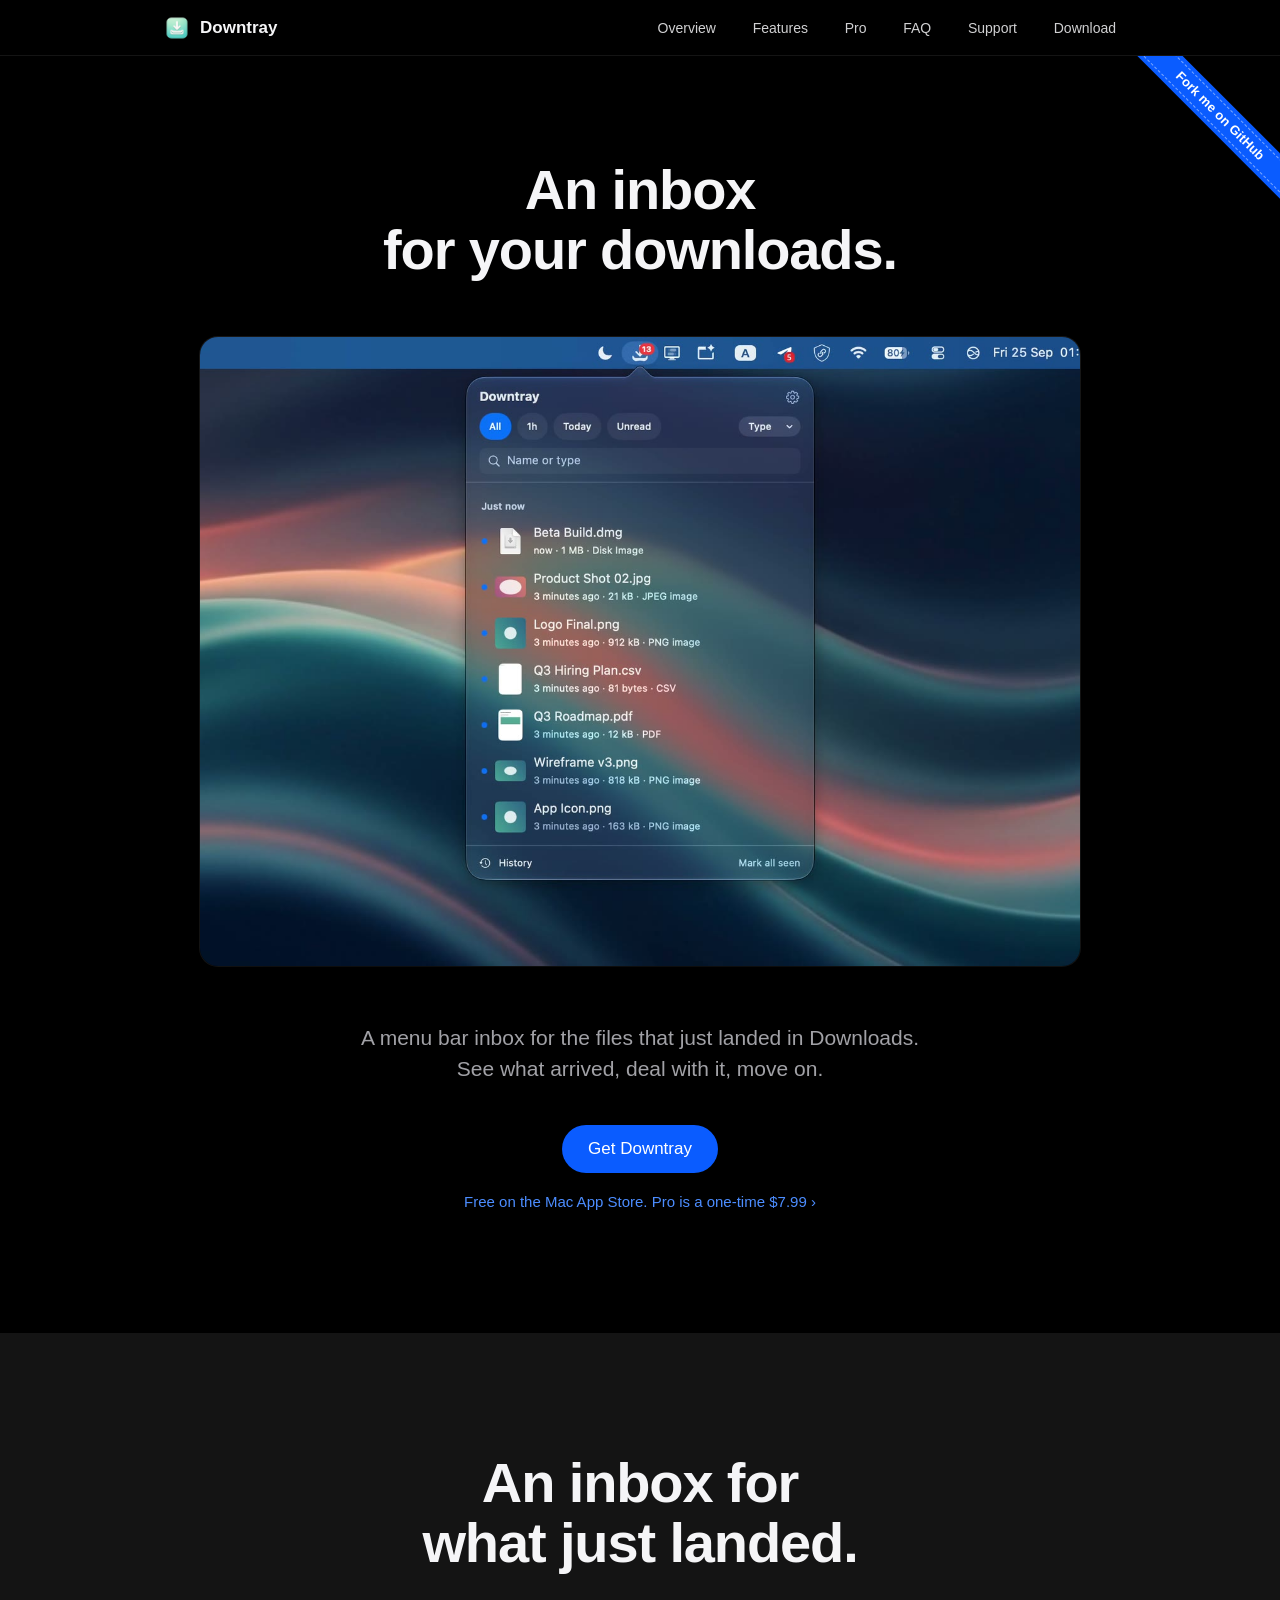
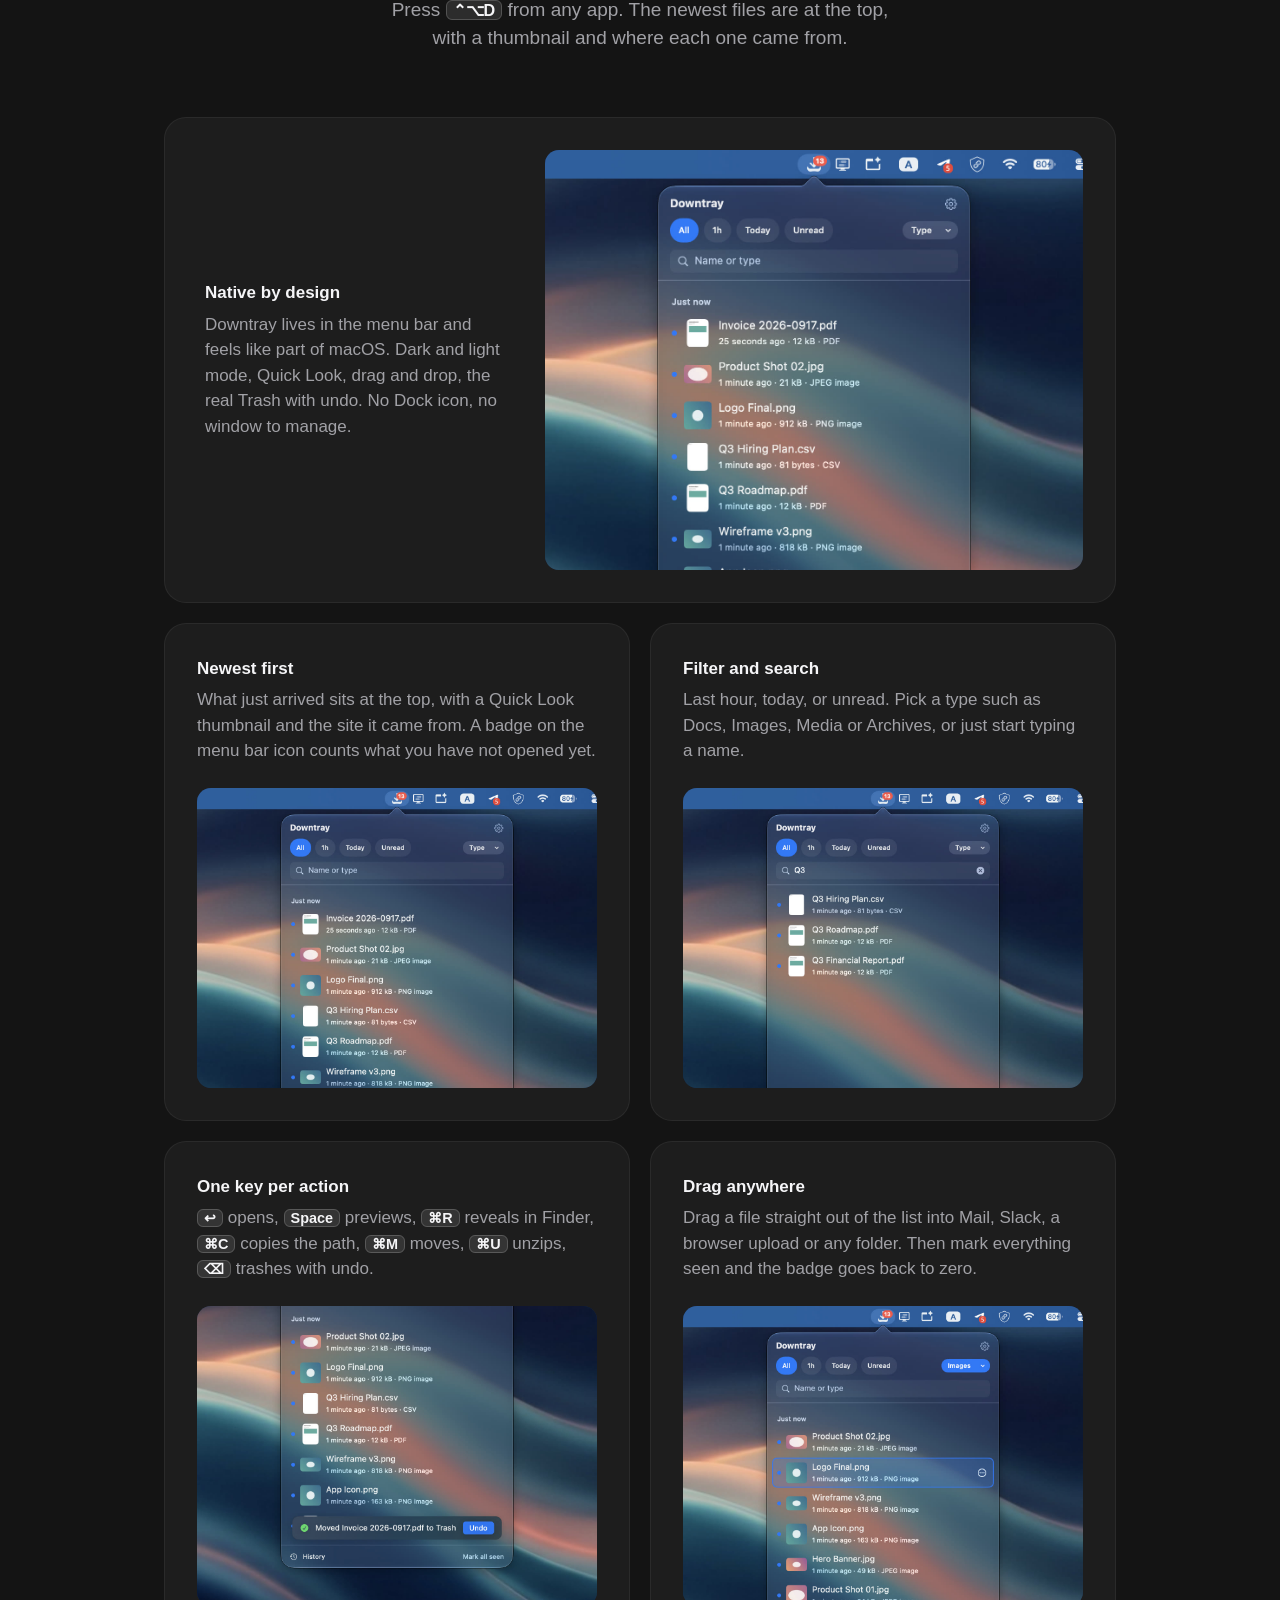
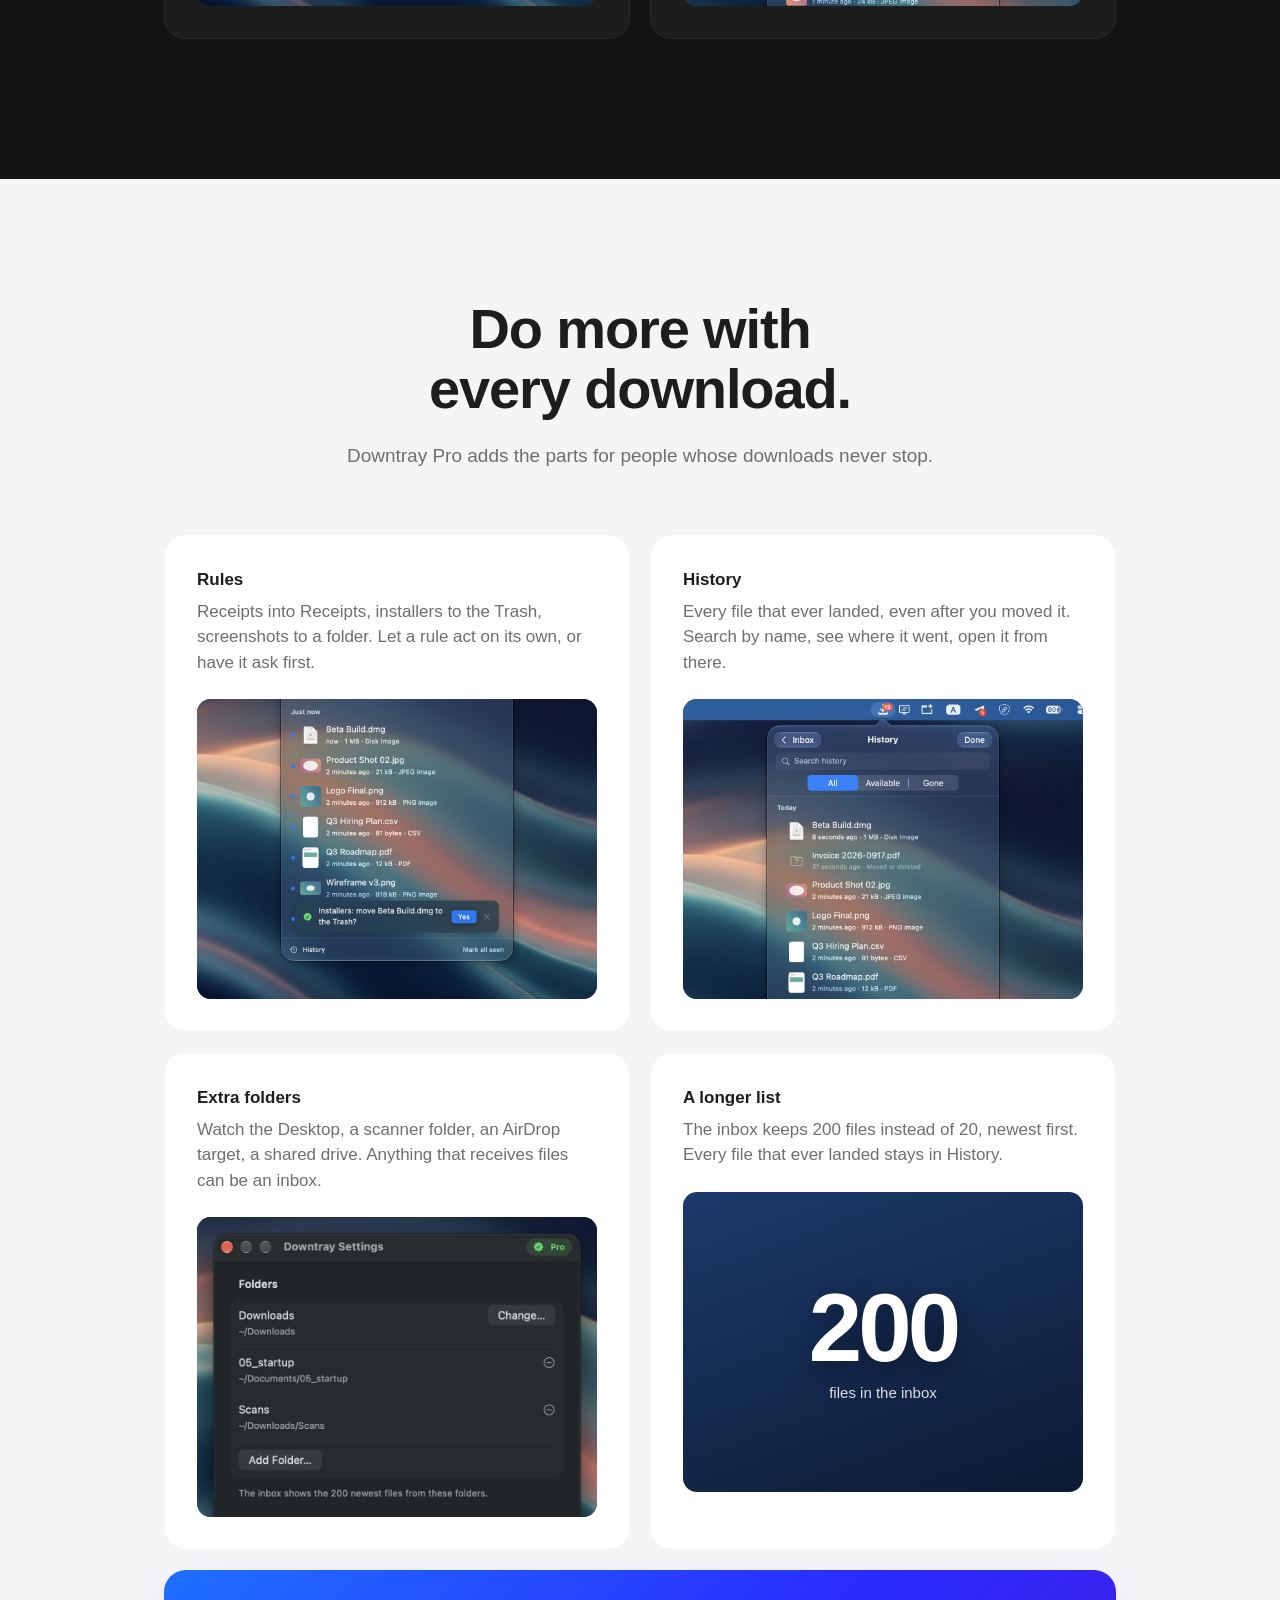
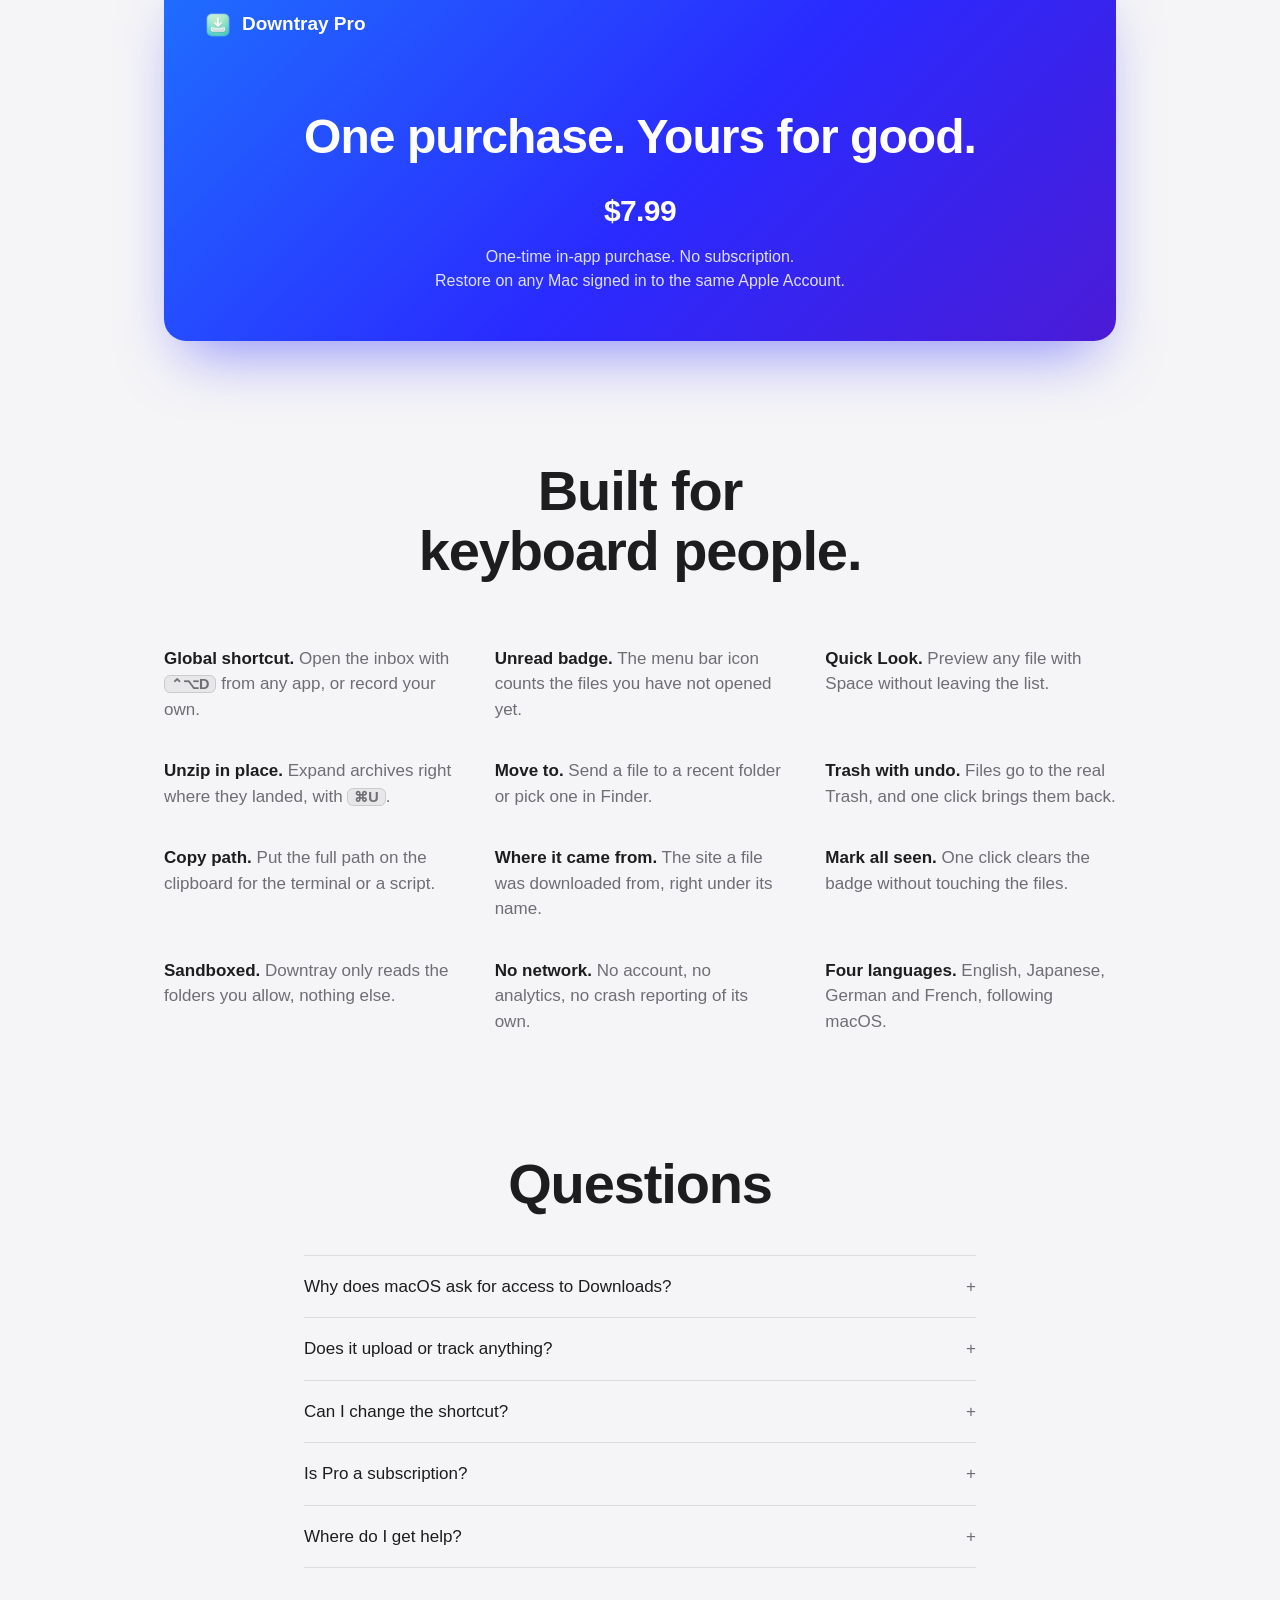
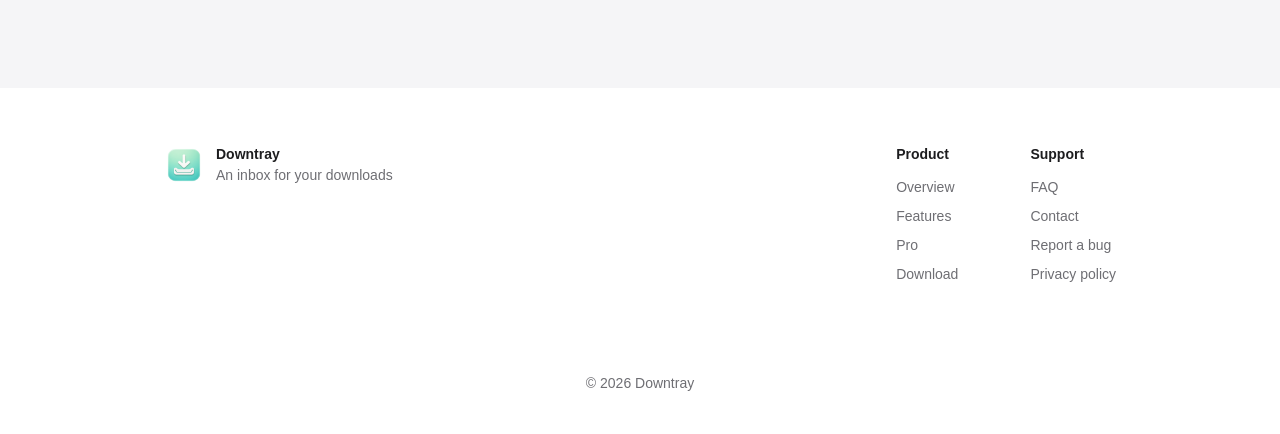
<file: index.html>
<!doctype html>
<html lang="en">
<head>
  <meta charset="utf-8">
  <meta name="viewport" content="width=device-width, initial-scale=1">
  <title>Downtray — An inbox for your downloads</title>
  <meta name="description" content="Downtray is a menu bar inbox for the files that land in your Downloads folder. Press ⌃⌥D, see what just arrived, and open, move, unzip or trash it with one key.">
  <meta property="og:title" content="Downtray — An inbox for your downloads">
  <meta property="og:description" content="A menu bar inbox for new downloads on macOS. Private, sandboxed, no network.">
  <meta property="og:image" content="images/demo-poster.jpg">
  <link rel="icon" href="images/icon.png">
  <link rel="apple-touch-icon" href="images/icon.png">
  <link rel="stylesheet" href="style.css?v=2">
</head>
<body>
  <a class="fork" href="https://github.com/uname0x96/downtray-macos" target="_blank" rel="noopener" aria-label="Fork Downtray on GitHub"><span>Fork me on GitHub</span></a>
  <header class="nav on-dark" id="nav">
    <div class="wrap">
      <a class="brand" href="./"><img src="images/icon.png" alt="">Downtray</a>
      <nav>
        <a href="#top">Overview</a>
        <a href="#features">Features</a>
        <a href="#pro">Pro</a>
        <a href="#faq">FAQ</a>
        <a href="support.html">Support</a>
        <a href="https://apps.apple.com/us/app/downtray/id6815153471">Download</a>
      </nav>
    </div>
  </header>

  <section class="hero dark" id="top" data-theme="dark">
    <div class="wrap">
      <h1>An inbox<br>for your downloads.</h1>
      <div class="demo">
        <!-- videos/demo.mp4 is a real screen recording of the debug build, driven by the debug bridge. See README. -->
        <video autoplay loop muted playsinline poster="images/demo-poster.jpg">
          <source src="videos/demo.mp4" type="video/mp4">
          <img src="images/demo-poster.jpg" alt="The Downtray popover listing the newest files in Downloads">
        </video>
      </div>
      <p class="sub">A menu bar inbox for the files that just landed in Downloads.<br>See what arrived, deal with it, move on.</p>
      <div class="cta">
        <a class="btn" href="https://apps.apple.com/us/app/downtray/id6815153471">Get Downtray</a>
        <a class="more" href="#pro">Free on the Mac App Store. Pro is a one-time $7.99 ›</a>
      </div>
    </div>
  </section>

  <section class="dark" id="features" data-theme="dark">
    <div class="wrap">
      <h2>An inbox for<br>what just landed.</h2>
      <p class="sub">Press <kbd>⌃⌥D</kbd> from any app. The newest files are at the top,<br>with a thumbnail and where each one came from.</p>

      <div class="tiles single">
        <div class="tile">
          <div class="text">
            <h3>Native by design</h3>
            <p>Downtray lives in the menu bar and feels like part of macOS. Dark and light mode, Quick Look, drag and drop, the real Trash with undo. No Dock icon, no window to manage.</p>
          </div>
          <div class="media tall"><img src="images/popover.jpg" alt="The Downtray popover listing the newest files in Downloads"></div>
        </div>
      </div>

      <div class="tiles two">
        <div class="tile">
          <div class="text">
            <h3>Newest first</h3>
            <p>What just arrived sits at the top, with a Quick Look thumbnail and the site it came from. A badge on the menu bar icon counts what you have not opened yet.</p>
          </div>
          <div class="media"><img src="images/popover.jpg" alt="The popover with the newest files on top"></div>
        </div>
        <div class="tile">
          <div class="text">
            <h3>Filter and search</h3>
            <p>Last hour, today, or unread. Pick a type such as Docs, Images, Media or Archives, or just start typing a name.</p>
          </div>
          <div class="media"><img src="images/popover-search.jpg" alt="The popover filtered by a search for Q3"></div>
        </div>
        <div class="tile">
          <div class="text">
            <h3>One key per action</h3>
            <p><kbd>↩</kbd> opens, <kbd>Space</kbd> previews, <kbd>⌘R</kbd> reveals in Finder, <kbd>⌘C</kbd> copies the path, <kbd>⌘M</kbd> moves, <kbd>⌘U</kbd> unzips, <kbd>⌫</kbd> trashes with undo.</p>
          </div>
          <div class="media bottom"><img src="images/popover-trash.jpg" alt="A file moved to the Trash, with an Undo button"></div>
        </div>
        <div class="tile">
          <div class="text">
            <h3>Drag anywhere</h3>
            <p>Drag a file straight out of the list into Mail, Slack, a browser upload or any folder. Then mark everything seen and the badge goes back to zero.</p>
          </div>
          <div class="media"><img src="images/popover-images.jpg" alt="The popover filtered to images, with one file selected"></div>
        </div>
      </div>
    </div>
  </section>

  <section class="light" id="pro" data-theme="light">
    <div class="wrap">
      <h2>Do more with<br>every download.</h2>
      <p class="sub">Downtray Pro adds the parts for people whose downloads never stop.</p>

      <div class="tiles two">
        <div class="tile">
          <div class="text">
            <h3>Rules</h3>
            <p>Receipts into Receipts, installers to the Trash, screenshots to a folder. Let a rule act on its own, or have it ask first.</p>
          </div>
          <div class="media bottom"><img src="images/popover-rules.jpg" alt="A rule offering to move an installer to the Trash"></div>
        </div>
        <div class="tile">
          <div class="text">
            <h3>History</h3>
            <p>Every file that ever landed, even after you moved it. Search by name, see where it went, open it from there.</p>
          </div>
          <div class="media"><img src="images/popover-history.jpg" alt="The History view listing past downloads"></div>
        </div>
        <div class="tile">
          <div class="text">
            <h3>Extra folders</h3>
            <p>Watch the Desktop, a scanner folder, an AirDrop target, a shared drive. Anything that receives files can be an inbox.</p>
          </div>
          <div class="media"><img src="images/settings-folders.jpg" alt="The Folders settings listing watched folders"></div>
        </div>
        <div class="tile">
          <div class="text">
            <h3>A longer list</h3>
            <p>The inbox keeps 200 files instead of 20, newest first. Every file that ever landed stays in History.</p>
          </div>
          <div class="media number"><span>200</span><small>files in the inbox</small></div>
        </div>
      </div>

      <div class="banner">
        <div class="label"><img src="images/icon.png" alt="">Downtray Pro</div>
        <h3>One purchase. Yours for good.</h3>
        <div class="price">$7.99</div>
        <p>One-time in-app purchase. No subscription.<br>Restore on any Mac signed in to the same Apple Account.</p>
      </div>
    </div>
  </section>

  <section class="light" id="details" data-theme="light">
    <div class="wrap">
      <h2>Built for<br>keyboard people.</h2>
      <div class="list">
        <p><strong>Global shortcut.</strong> Open the inbox with <kbd>⌃⌥D</kbd> from any app, or record your own.</p>
        <p><strong>Unread badge.</strong> The menu bar icon counts the files you have not opened yet.</p>
        <p><strong>Quick Look.</strong> Preview any file with Space without leaving the list.</p>
        <p><strong>Unzip in place.</strong> Expand archives right where they landed, with <kbd>⌘U</kbd>.</p>
        <p><strong>Move to.</strong> Send a file to a recent folder or pick one in Finder.</p>
        <p><strong>Trash with undo.</strong> Files go to the real Trash, and one click brings them back.</p>
        <p><strong>Copy path.</strong> Put the full path on the clipboard for the terminal or a script.</p>
        <p><strong>Where it came from.</strong> The site a file was downloaded from, right under its name.</p>
        <p><strong>Mark all seen.</strong> One click clears the badge without touching the files.</p>
        <p><strong>Sandboxed.</strong> Downtray only reads the folders you allow, nothing else.</p>
        <p><strong>No network.</strong> No account, no analytics, no crash reporting of its own.</p>
        <p><strong>Four languages.</strong> English, Japanese, German and French, following macOS.</p>
      </div>
    </div>
  </section>

  <section class="light faq" id="faq" data-theme="light">
    <div class="wrap narrow">
      <h2>Questions</h2>
      <details><summary>Why does macOS ask for access to Downloads?</summary><p>Downtray is sandboxed. It can only list and act on files in folders you explicitly allow, and Downloads is the first one it asks for. Nothing is read anywhere else.</p></details>
      <details><summary>Does it upload or track anything?</summary><p>No. The app has no network access at all. Settings and history stay in the app's local container on your Mac.</p></details>
      <details><summary>Can I change the shortcut?</summary><p>Yes. Open Settings from the gear icon and record a new shortcut under General.</p></details>
      <details><summary>Is Pro a subscription?</summary><p>No. Pro is a one-time purchase inside the app. It unlocks on every Mac signed in to the same Apple Account with Restore Purchases.</p></details>
      <details><summary>Where do I get help?</summary><p>On the <a href="support.html">support page</a>. Questions usually get an answer within a day or two.</p></details>
    </div>
  </section>

  <footer>
    <div class="wrap">
      <div class="brand">
        <img src="images/icon.png" alt="">
        <div><strong>Downtray</strong><span>An inbox for your downloads</span></div>
      </div>
      <div class="cols">
        <div><h4>Product</h4><a href="#top">Overview</a><a href="#features">Features</a><a href="#pro">Pro</a><a href="https://apps.apple.com/us/app/downtray/id6815153471">Download</a></div>
        <div><h4>Support</h4><a href="#faq">FAQ</a><a href="support.html">Contact</a><a href="https://github.com/uname0x96/downtray-macos/issues">Report a bug</a><a href="privacy.html">Privacy policy</a></div>
      </div>
      <p class="copy">© 2026 Downtray</p>
    </div>
  </footer>

  <script>
    // Switch the fixed nav between light and dark text to match the section under it.
    (function () {
      var nav = document.getElementById('nav');
      var sections = document.querySelectorAll('[data-theme]');
      function update() {
        var y = window.scrollY + 40, theme = 'light';
        sections.forEach(function (s) { if (s.offsetTop <= y) theme = s.dataset.theme; });
        nav.classList.toggle('on-dark', theme === 'dark');
      }
      window.addEventListener('scroll', update, { passive: true });
      update();
    })();
  </script>
</body>
</html>
</file>
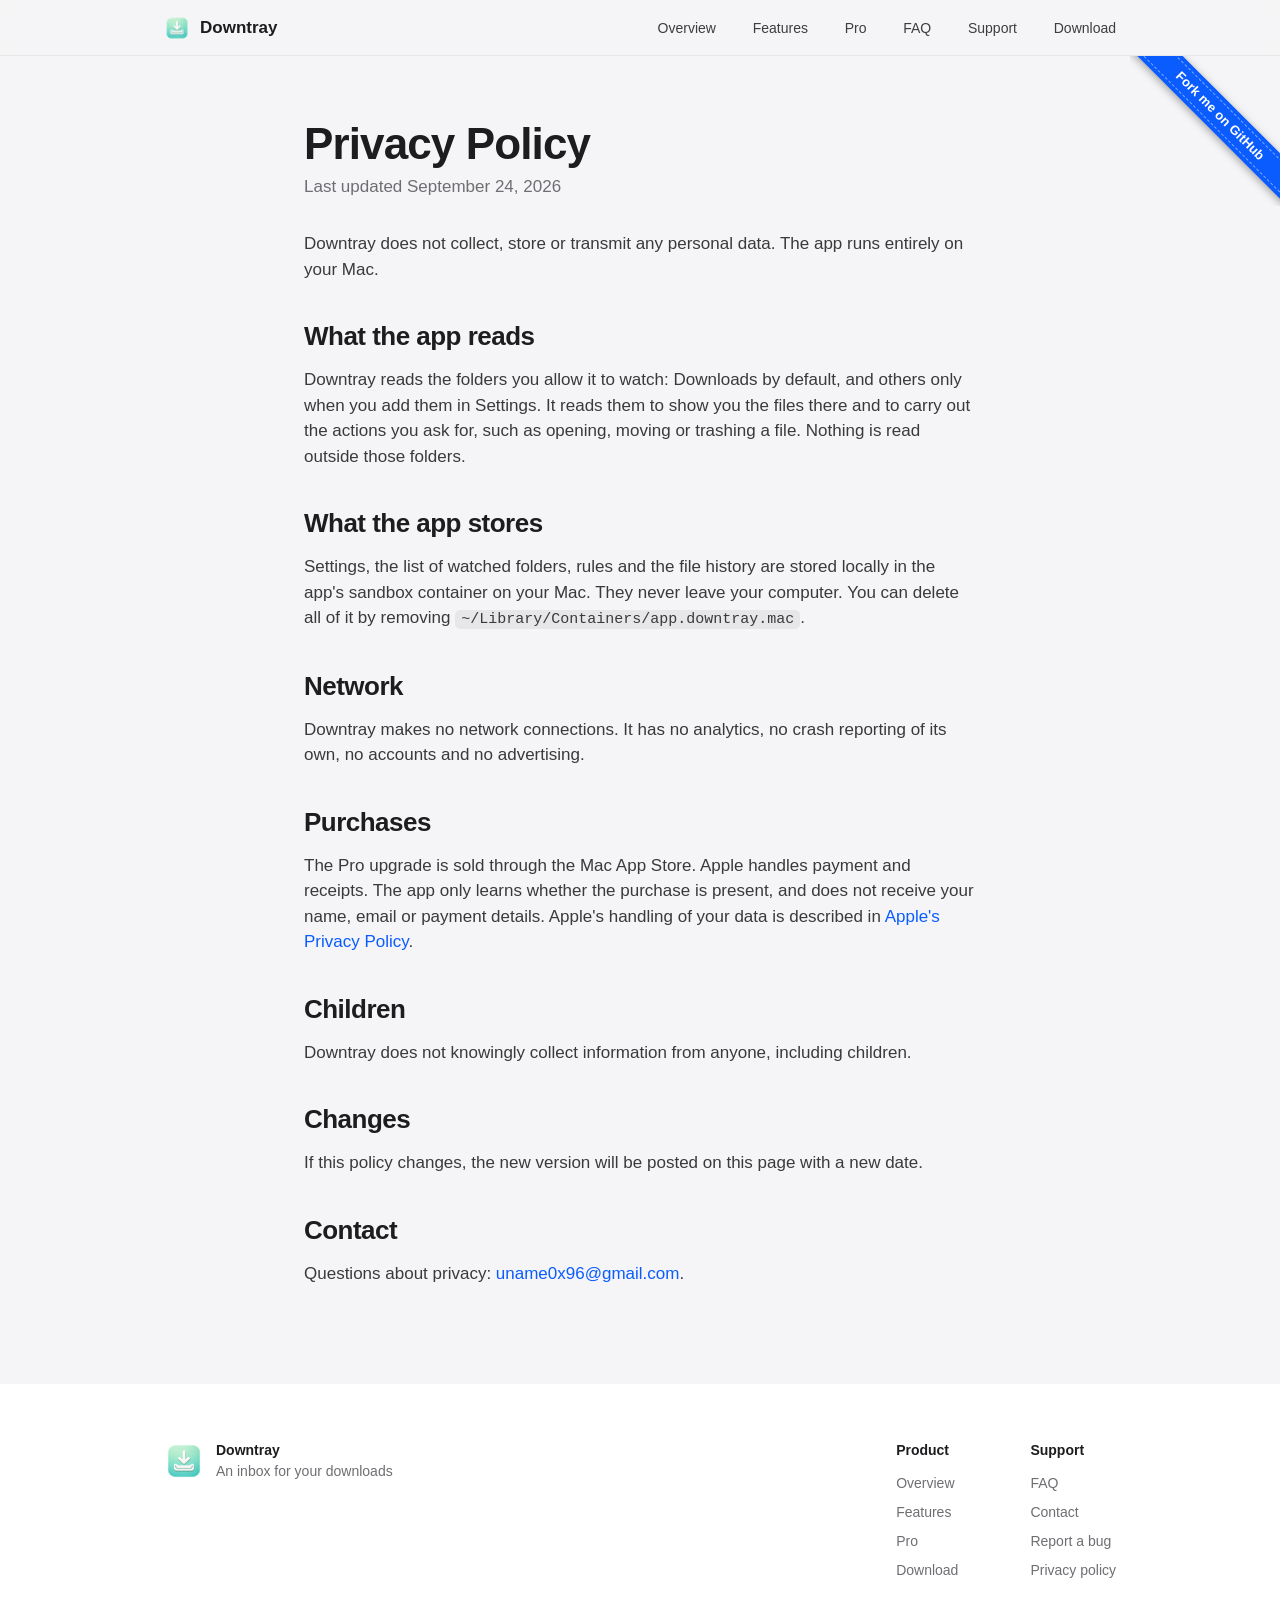
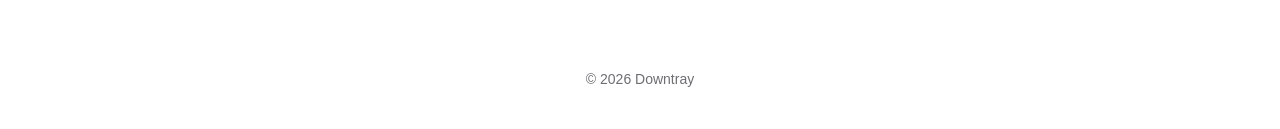
<file: privacy.html>
<!doctype html>
<html lang="en">
<head>
  <meta charset="utf-8">
  <meta name="viewport" content="width=device-width, initial-scale=1">
  <title>Privacy Policy — Downtray</title>
  <meta name="description" content="Downtray does not collect, store or transmit any personal data.">
  <link rel="icon" href="images/icon.png">
  <link rel="stylesheet" href="style.css?v=2">
</head>
<body>
  <a class="fork" href="https://github.com/uname0x96/downtray-macos" target="_blank" rel="noopener" aria-label="Fork Downtray on GitHub"><span>Fork me on GitHub</span></a>
  <header class="nav" id="nav">
    <div class="wrap">
      <a class="brand" href="./"><img src="images/icon.png" alt="">Downtray</a>
      <nav>
        <a href="./">Overview</a>
        <a href="./#features">Features</a>
        <a href="./#pro">Pro</a>
        <a href="./#faq">FAQ</a>
        <a href="support.html">Support</a>
        <a href="https://apps.apple.com/us/app/downtray/id6815153471">Download</a>
      </nav>
    </div>
  </header>

    <main class="prose">
      <h1>Privacy Policy</h1>
      <p class="meta">Last updated September 24, 2026</p>

      <p>Downtray does not collect, store or transmit any personal data. The app runs entirely on your Mac.</p>

      <h2>What the app reads</h2>
      <p>Downtray reads the folders you allow it to watch: Downloads by default, and others only when you add them in Settings. It reads them to show you the files there and to carry out the actions you ask for, such as opening, moving or trashing a file. Nothing is read outside those folders.</p>

      <h2>What the app stores</h2>
      <p>Settings, the list of watched folders, rules and the file history are stored locally in the app's sandbox container on your Mac. They never leave your computer. You can delete all of it by removing <code>~/Library/Containers/app.downtray.mac</code>.</p>

      <h2>Network</h2>
      <p>Downtray makes no network connections. It has no analytics, no crash reporting of its own, no accounts and no advertising.</p>

      <h2>Purchases</h2>
      <p>The Pro upgrade is sold through the Mac App Store. Apple handles payment and receipts. The app only learns whether the purchase is present, and does not receive your name, email or payment details. Apple's handling of your data is described in <a href="https://www.apple.com/legal/privacy/">Apple's Privacy Policy</a>.</p>

      <h2>Children</h2>
      <p>Downtray does not knowingly collect information from anyone, including children.</p>

      <h2>Changes</h2>
      <p>If this policy changes, the new version will be posted on this page with a new date.</p>

      <h2>Contact</h2>
      <p>Questions about privacy: <a href="mailto:uname0x96@gmail.com">uname0x96@gmail.com</a>.</p>
    </main>
  <footer>
    <div class="wrap">
      <div class="brand">
        <img src="images/icon.png" alt="">
        <div><strong>Downtray</strong><span>An inbox for your downloads</span></div>
      </div>
      <div class="cols">
        <div><h4>Product</h4><a href="./">Overview</a><a href="./#features">Features</a><a href="./#pro">Pro</a><a href="https://apps.apple.com/us/app/downtray/id6815153471">Download</a></div>
        <div><h4>Support</h4><a href="./#faq">FAQ</a><a href="support.html">Contact</a><a href="https://github.com/uname0x96/downtray-macos/issues">Report a bug</a><a href="privacy.html">Privacy policy</a></div>
      </div>
      <p class="copy">© 2026 Downtray</p>
    </div>
  </footer>
</body>
</html>
</file>
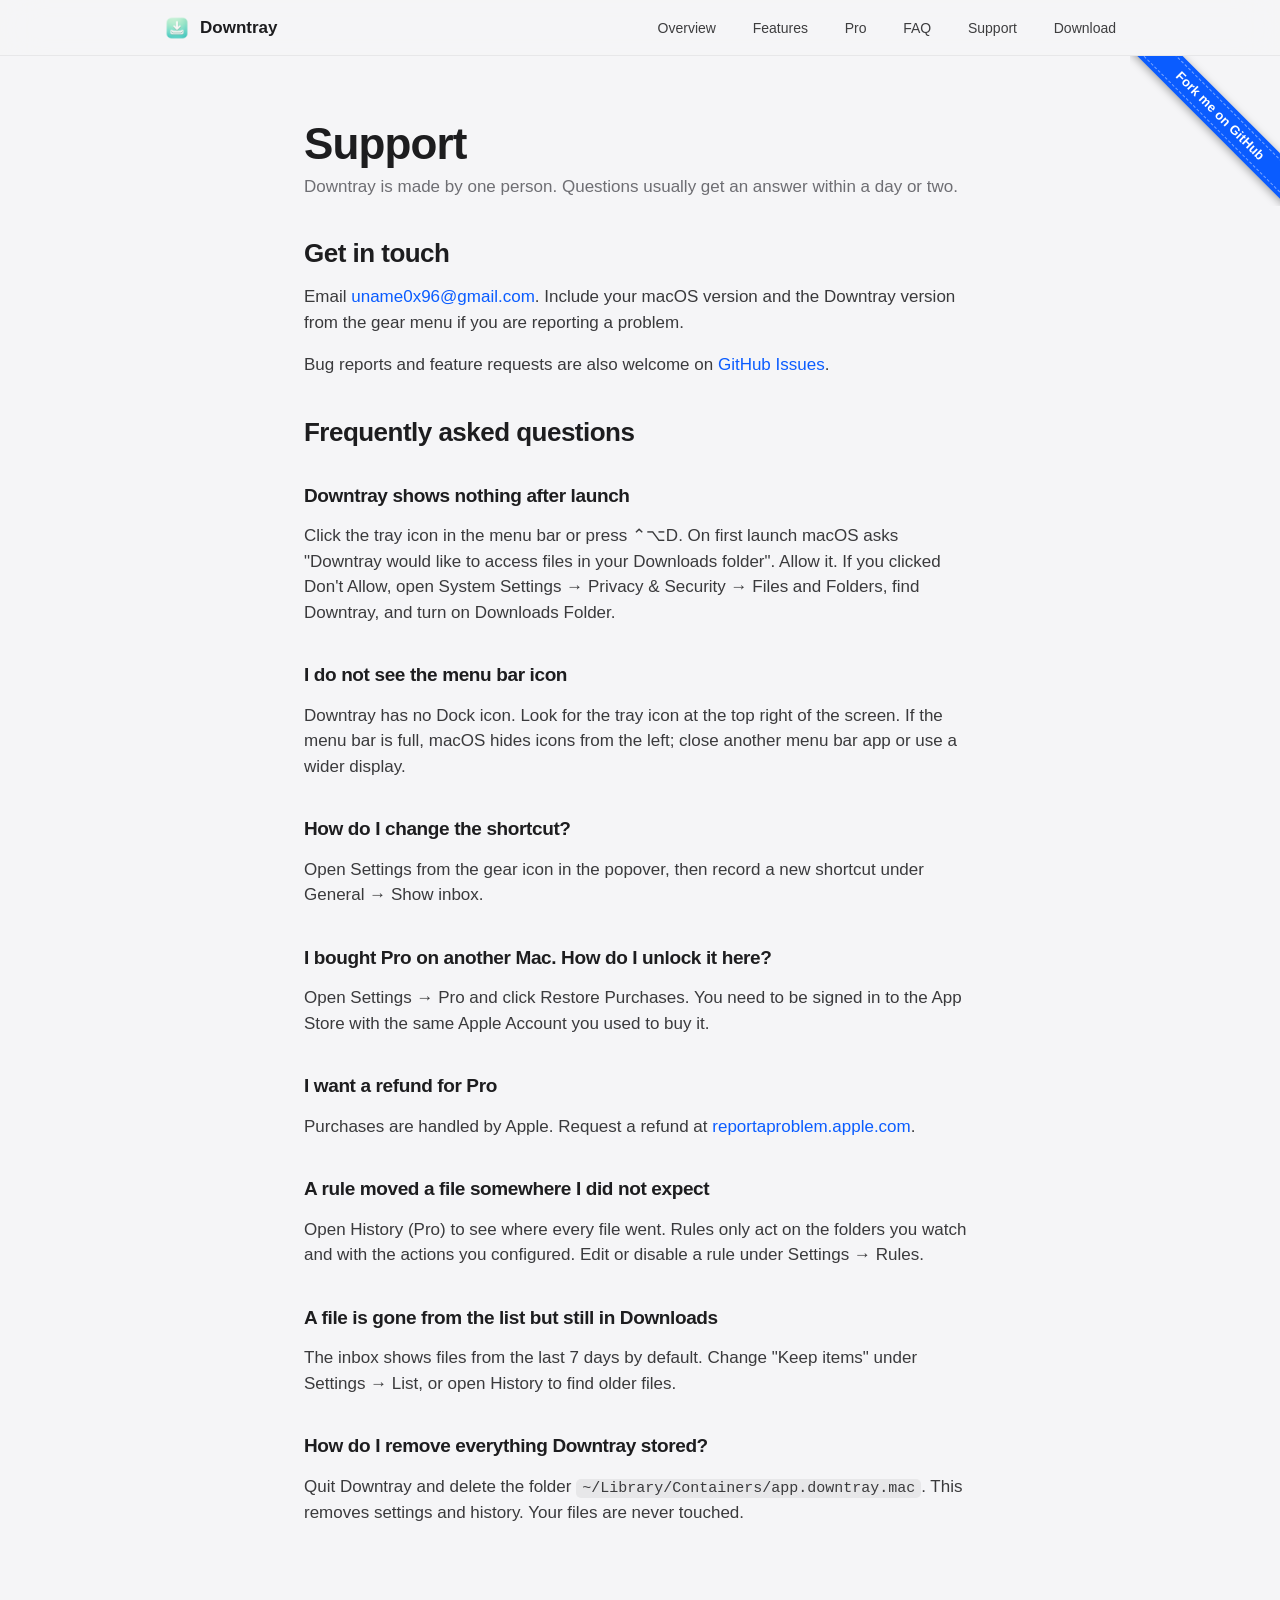
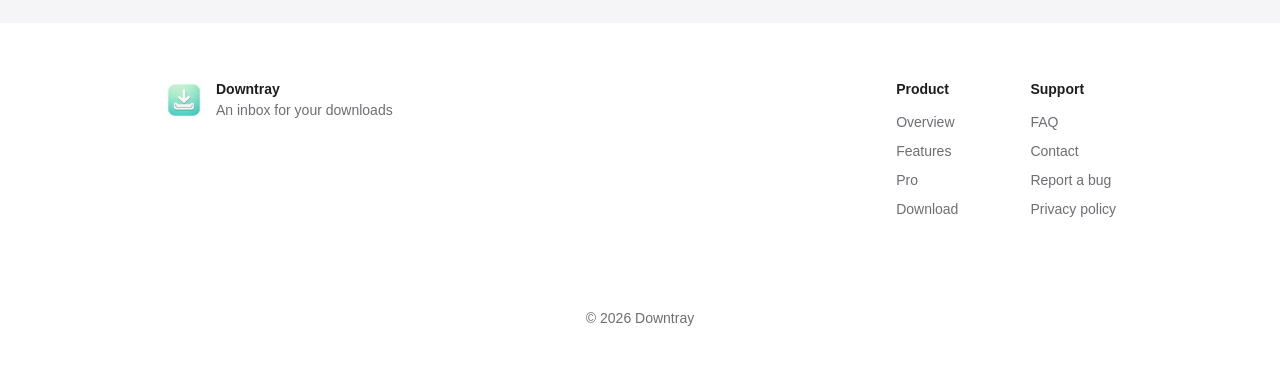
<file: support.html>
<!doctype html>
<html lang="en">
<head>
  <meta charset="utf-8">
  <meta name="viewport" content="width=device-width, initial-scale=1">
  <title>Support — Downtray</title>
  <meta name="description" content="Help and frequently asked questions for Downtray, the menu bar inbox for new downloads on macOS.">
  <link rel="icon" href="images/icon.png">
  <link rel="stylesheet" href="style.css?v=2">
</head>
<body>
  <a class="fork" href="https://github.com/uname0x96/downtray-macos" target="_blank" rel="noopener" aria-label="Fork Downtray on GitHub"><span>Fork me on GitHub</span></a>
  <header class="nav" id="nav">
    <div class="wrap">
      <a class="brand" href="./"><img src="images/icon.png" alt="">Downtray</a>
      <nav>
        <a href="./">Overview</a>
        <a href="./#features">Features</a>
        <a href="./#pro">Pro</a>
        <a href="./#faq">FAQ</a>
        <a href="support.html">Support</a>
        <a href="https://apps.apple.com/us/app/downtray/id6815153471">Download</a>
      </nav>
    </div>
  </header>

    <main class="prose">
      <h1>Support</h1>
      <p class="meta">Downtray is made by one person. Questions usually get an answer within a day or two.</p>

      <h2>Get in touch</h2>
      <p>Email <a href="mailto:uname0x96@gmail.com">uname0x96@gmail.com</a>. Include your macOS version and the Downtray version from the gear menu if you are reporting a problem.</p>
      <p>Bug reports and feature requests are also welcome on <a href="https://github.com/uname0x96/downtray-macos/issues">GitHub Issues</a>.</p>

      <h2>Frequently asked questions</h2>

      <h2 style="font-size:19px">Downtray shows nothing after launch</h2>
      <p>Click the tray icon in the menu bar or press ⌃⌥D. On first launch macOS asks "Downtray would like to access files in your Downloads folder". Allow it. If you clicked Don't Allow, open System Settings → Privacy &amp; Security → Files and Folders, find Downtray, and turn on Downloads Folder.</p>

      <h2 style="font-size:19px">I do not see the menu bar icon</h2>
      <p>Downtray has no Dock icon. Look for the tray icon at the top right of the screen. If the menu bar is full, macOS hides icons from the left; close another menu bar app or use a wider display.</p>

      <h2 style="font-size:19px">How do I change the shortcut?</h2>
      <p>Open Settings from the gear icon in the popover, then record a new shortcut under General → Show inbox.</p>

      <h2 style="font-size:19px">I bought Pro on another Mac. How do I unlock it here?</h2>
      <p>Open Settings → Pro and click Restore Purchases. You need to be signed in to the App Store with the same Apple Account you used to buy it.</p>

      <h2 style="font-size:19px">I want a refund for Pro</h2>
      <p>Purchases are handled by Apple. Request a refund at <a href="https://reportaproblem.apple.com">reportaproblem.apple.com</a>.</p>

      <h2 style="font-size:19px">A rule moved a file somewhere I did not expect</h2>
      <p>Open History (Pro) to see where every file went. Rules only act on the folders you watch and with the actions you configured. Edit or disable a rule under Settings → Rules.</p>

      <h2 style="font-size:19px">A file is gone from the list but still in Downloads</h2>
      <p>The inbox shows files from the last 7 days by default. Change "Keep items" under Settings → List, or open History to find older files.</p>

      <h2 style="font-size:19px">How do I remove everything Downtray stored?</h2>
      <p>Quit Downtray and delete the folder <code>~/Library/Containers/app.downtray.mac</code>. This removes settings and history. Your files are never touched.</p>
    </main>
  <footer>
    <div class="wrap">
      <div class="brand">
        <img src="images/icon.png" alt="">
        <div><strong>Downtray</strong><span>An inbox for your downloads</span></div>
      </div>
      <div class="cols">
        <div><h4>Product</h4><a href="./">Overview</a><a href="./#features">Features</a><a href="./#pro">Pro</a><a href="https://apps.apple.com/us/app/downtray/id6815153471">Download</a></div>
        <div><h4>Support</h4><a href="./#faq">FAQ</a><a href="support.html">Contact</a><a href="https://github.com/uname0x96/downtray-macos/issues">Report a bug</a><a href="privacy.html">Privacy policy</a></div>
      </div>
      <p class="copy">© 2026 Downtray</p>
    </div>
  </footer>
</body>
</html>
</file>
<file: style.css>
:root {
  --black: #000000;
  --dark: #141414;
  --dark-tile: #1d1d1d;
  --light: #f5f5f7;
  --white: #ffffff;
  --text: #1d1d1f;
  --muted: #6e6e73;
  --text-on-dark: #f5f5f7;
  --muted-on-dark: #a1a1a6;
  --accent: #0a5cff;
  --max: 1000px;
}

* { box-sizing: border-box; }
html { scroll-behavior: smooth; scroll-padding-top: 80px; }

body {
  margin: 0;
  font-family: -apple-system, BlinkMacSystemFont, "SF Pro Text", "Helvetica Neue", Helvetica, Arial, sans-serif;
  font-size: 17px;
  line-height: 1.5;
  color: var(--text);
  background: var(--light);
  -webkit-font-smoothing: antialiased;
}

a { color: var(--accent); text-decoration: none; }
a:hover { text-decoration: underline; }
img, video { max-width: 100%; }
kbd { font-family: inherit; font-size: 0.85em; font-weight: 600; padding: 0 6px; border-radius: 6px; background: rgba(0, 0, 0, 0.06); border: 1px solid rgba(0, 0, 0, 0.12); white-space: nowrap; }
.dark kbd { background: rgba(255, 255, 255, 0.1); border-color: rgba(255, 255, 255, 0.18); color: var(--text-on-dark); }

.wrap { max-width: var(--max); margin: 0 auto; padding: 0 24px; }
.wrap.narrow { max-width: 720px; }

/* Fixed nav that switches text color with the section behind it */
.nav { position: fixed; top: 0; left: 0; right: 0; z-index: 10; height: 56px; backdrop-filter: saturate(180%) blur(20px); -webkit-backdrop-filter: saturate(180%) blur(20px); background: rgba(245, 245, 247, 0.78); border-bottom: 1px solid rgba(0, 0, 0, 0.06); transition: background 0.3s, border-color 0.3s; }
.nav .wrap { display: flex; align-items: center; justify-content: space-between; height: 100%; }
.nav .brand { display: flex; align-items: center; gap: 10px; color: var(--text); font-weight: 600; font-size: 17px; }
.nav .brand img { width: 26px; height: 26px; border-radius: 6px; }
.nav nav a { color: var(--text); margin-left: 32px; font-size: 14px; opacity: 0.85; }
.nav nav a:hover { opacity: 1; text-decoration: none; }
.nav.on-dark { background: rgba(0, 0, 0, 0.72); border-color: rgba(255, 255, 255, 0.08); }
.nav.on-dark .brand, .nav.on-dark nav a { color: var(--text-on-dark); }

/* GitHub ribbon: a rotated band clipped to the corner just below the fixed nav. */
.fork { position: absolute; top: 56px; right: 0; z-index: 9; width: 150px; height: 150px; overflow: hidden; pointer-events: none; }
.fork span { position: absolute; top: 44px; right: -50px; width: 220px; height: 32px; line-height: 32px; transform: rotate(45deg); pointer-events: auto; text-align: center; font-size: 13px; font-weight: 600; letter-spacing: 0.01em; color: #fff; background: var(--accent); box-shadow: 0 2px 8px rgba(0, 0, 0, 0.35); outline: 1px dashed rgba(255, 255, 255, 0.45); outline-offset: -5px; transition: filter 0.2s; }
.fork:hover span { filter: brightness(1.12); text-decoration: none; }

/* Sections */
section { padding: 120px 0; }
section.dark { background: var(--dark); color: var(--text-on-dark); }
section.light { background: var(--light); }
section.light + section.light { padding-top: 0; }
h1, h2 { text-align: center; font-size: 56px; font-weight: 600; line-height: 1.08; letter-spacing: -0.02em; margin: 0; }
section .sub { text-align: center; font-size: 19px; color: var(--muted); margin: 22px auto 64px; max-width: 640px; }
section.dark .sub { color: var(--muted-on-dark); }

/* Hero */
section.hero { padding-top: 160px; background: var(--black); }
.hero .demo { max-width: 880px; margin: 56px auto 0; }
.hero .demo video, .hero .demo img { display: block; width: 100%; border-radius: 18px; box-shadow: 0 40px 100px rgba(0, 0, 0, 0.6), 0 0 0 1px rgba(255, 255, 255, 0.1); }
.hero .sub { margin: 56px auto 40px; font-size: 21px; color: var(--text-on-dark); }
.hero .cta { display: flex; flex-direction: column; align-items: center; gap: 18px; }
.btn { display: inline-flex; align-items: center; height: 48px; padding: 0 26px; border-radius: 999px; background: var(--accent); color: #fff; font-weight: 500; font-size: 17px; }
.btn:hover { text-decoration: none; background: #0048d6; }
.hero .more { font-size: 15px; color: #4c8dff; }

/* Tiles, Dropover style: rounded cards, text on top, UI on a wallpaper below */
.tiles { display: grid; gap: 20px; margin-bottom: 20px; }
.tiles.two { grid-template-columns: repeat(2, 1fr); }
.tile { display: flex; flex-direction: column; border-radius: 22px; overflow: hidden; background: var(--white); border: 1px solid rgba(0, 0, 0, 0.04); }
section.dark .tile { background: var(--dark-tile); border-color: rgba(255, 255, 255, 0.06); }
.tile .text { padding: 32px 32px 24px; }
.tile h3 { font-size: 17px; font-weight: 600; margin: 0 0 6px; }
.tile p { margin: 0; color: var(--muted); font-size: 17px; }
section.dark .tile p { color: var(--muted-on-dark); }
.tile .media { position: relative; height: 300px; margin: 0 32px 32px; border-radius: 14px; overflow: hidden; background: #1b2a4a; }
.tile .media img { position: absolute; inset: 0; width: 100%; height: 100%; object-fit: cover; object-position: center top; }
.tile .media.bottom img { object-position: center bottom; }
.tile .media.number { background: linear-gradient(160deg, #1c3a6b, #0d1a33); display: flex; flex-direction: column; align-items: center; justify-content: center; color: #fff; }
.tile .media.number span { font-size: 96px; font-weight: 700; letter-spacing: -0.04em; line-height: 1; text-shadow: 0 10px 30px rgba(0, 0, 0, 0.4); }
.tile .media.number small { font-size: 15px; opacity: 0.85; margin-top: 6px; }
.tiles.single .tile { flex-direction: row; align-items: stretch; }
.tiles.single .text { flex: 0 0 40%; display: flex; flex-direction: column; justify-content: center; padding: 40px; }
.tiles.single .media.tall { flex: 1; height: 420px; margin: 32px 32px 32px 0; }

/* Pro banner */
.banner { margin-top: 20px; padding: 40px 40px 48px; border-radius: 22px; color: #fff; text-align: center; background: linear-gradient(135deg, #1f6fff, #2a2aff 55%, #4b1bd6); box-shadow: 0 30px 60px -20px rgba(42, 42, 255, 0.5); }
.banner .label { display: flex; align-items: center; gap: 10px; font-weight: 600; font-size: 19px; }
.banner .label img { width: 28px; height: 28px; border-radius: 7px; }
.banner h3 { font-size: 48px; font-weight: 600; letter-spacing: -0.02em; line-height: 1.1; margin: 72px 0 24px; }
.banner .price { font-size: 30px; font-weight: 600; letter-spacing: -0.02em; }
.banner p { margin: 12px 0 0; opacity: 0.85; font-size: 16px; }

/* Long feature list */
#details h2 { margin-bottom: 64px; }
.list { display: grid; grid-template-columns: repeat(3, 1fr); gap: 36px 40px; }
.list p { margin: 0; font-size: 17px; color: var(--muted); }
.list strong { color: var(--text); font-weight: 600; }

/* FAQ */
.faq h2 { margin-bottom: 40px; }
.faq details { border-top: 1px solid rgba(0, 0, 0, 0.1); padding: 18px 0; }
.faq details:last-child { border-bottom: 1px solid rgba(0, 0, 0, 0.1); }
.faq summary { cursor: pointer; font-weight: 500; font-size: 17px; list-style: none; display: flex; justify-content: space-between; }
.faq summary::-webkit-details-marker { display: none; }
.faq summary::after { content: "+"; color: var(--muted); font-weight: 400; }
.faq details[open] summary::after { content: "–"; }
.faq details p { color: var(--muted); margin: 10px 0 0; }

/* Prose pages (support, privacy) */
main.prose { max-width: 720px; margin: 0 auto; padding: 120px 24px 80px; }
.prose h1 { text-align: left; font-size: 44px; margin: 0 0 6px; }
.prose p.meta { color: var(--muted); margin: 0 0 32px; }
.prose h2 { text-align: left; font-size: 26px; margin: 40px 0 8px; }
.prose h3 { font-size: 18px; margin: 28px 0 4px; }
.prose p, .prose li { color: #3a3a3c; }
.prose code { font-size: 15px; background: rgba(0, 0, 0, 0.06); padding: 1px 6px; border-radius: 5px; }

/* Footer */
footer { background: var(--white); padding: 56px 0 40px; font-size: 14px; }
footer .wrap { display: grid; grid-template-columns: 1fr auto; gap: 40px; align-items: start; }
footer .brand { display: flex; align-items: center; gap: 12px; }
footer .brand img { width: 40px; height: 40px; border-radius: 9px; }
footer .brand div { display: flex; flex-direction: column; }
footer .brand strong { color: var(--text); font-weight: 600; }
footer .brand span { color: var(--muted); }
footer .cols { display: flex; gap: 72px; }
footer .cols h4 { margin: 0 0 12px; font-size: 14px; color: var(--text); }
footer .cols a { display: block; color: var(--muted); margin: 0 0 8px; }
footer .copy { grid-column: 1 / -1; text-align: center; color: var(--muted); margin: 40px 0 0; }

@media (max-width: 760px) {
  .fork { display: none; }
  h1, h2 { font-size: 38px; }
  section { padding: 80px 0; }
  .hero { padding-top: 120px; }
  .nav nav a { margin-left: 16px; }
  .nav nav a:nth-child(1), .nav nav a:nth-child(4) { display: none; }
  .tiles.two, .list { grid-template-columns: 1fr; }
  .tiles.single .tile { flex-direction: column; }
  .tiles.single .text { padding: 32px 32px 24px; }
  .tiles.single .media.tall { margin: 0 32px 32px; height: 300px; }
  .banner h3 { font-size: 34px; margin-top: 48px; }
  footer .wrap { grid-template-columns: 1fr; }
}
</file>
